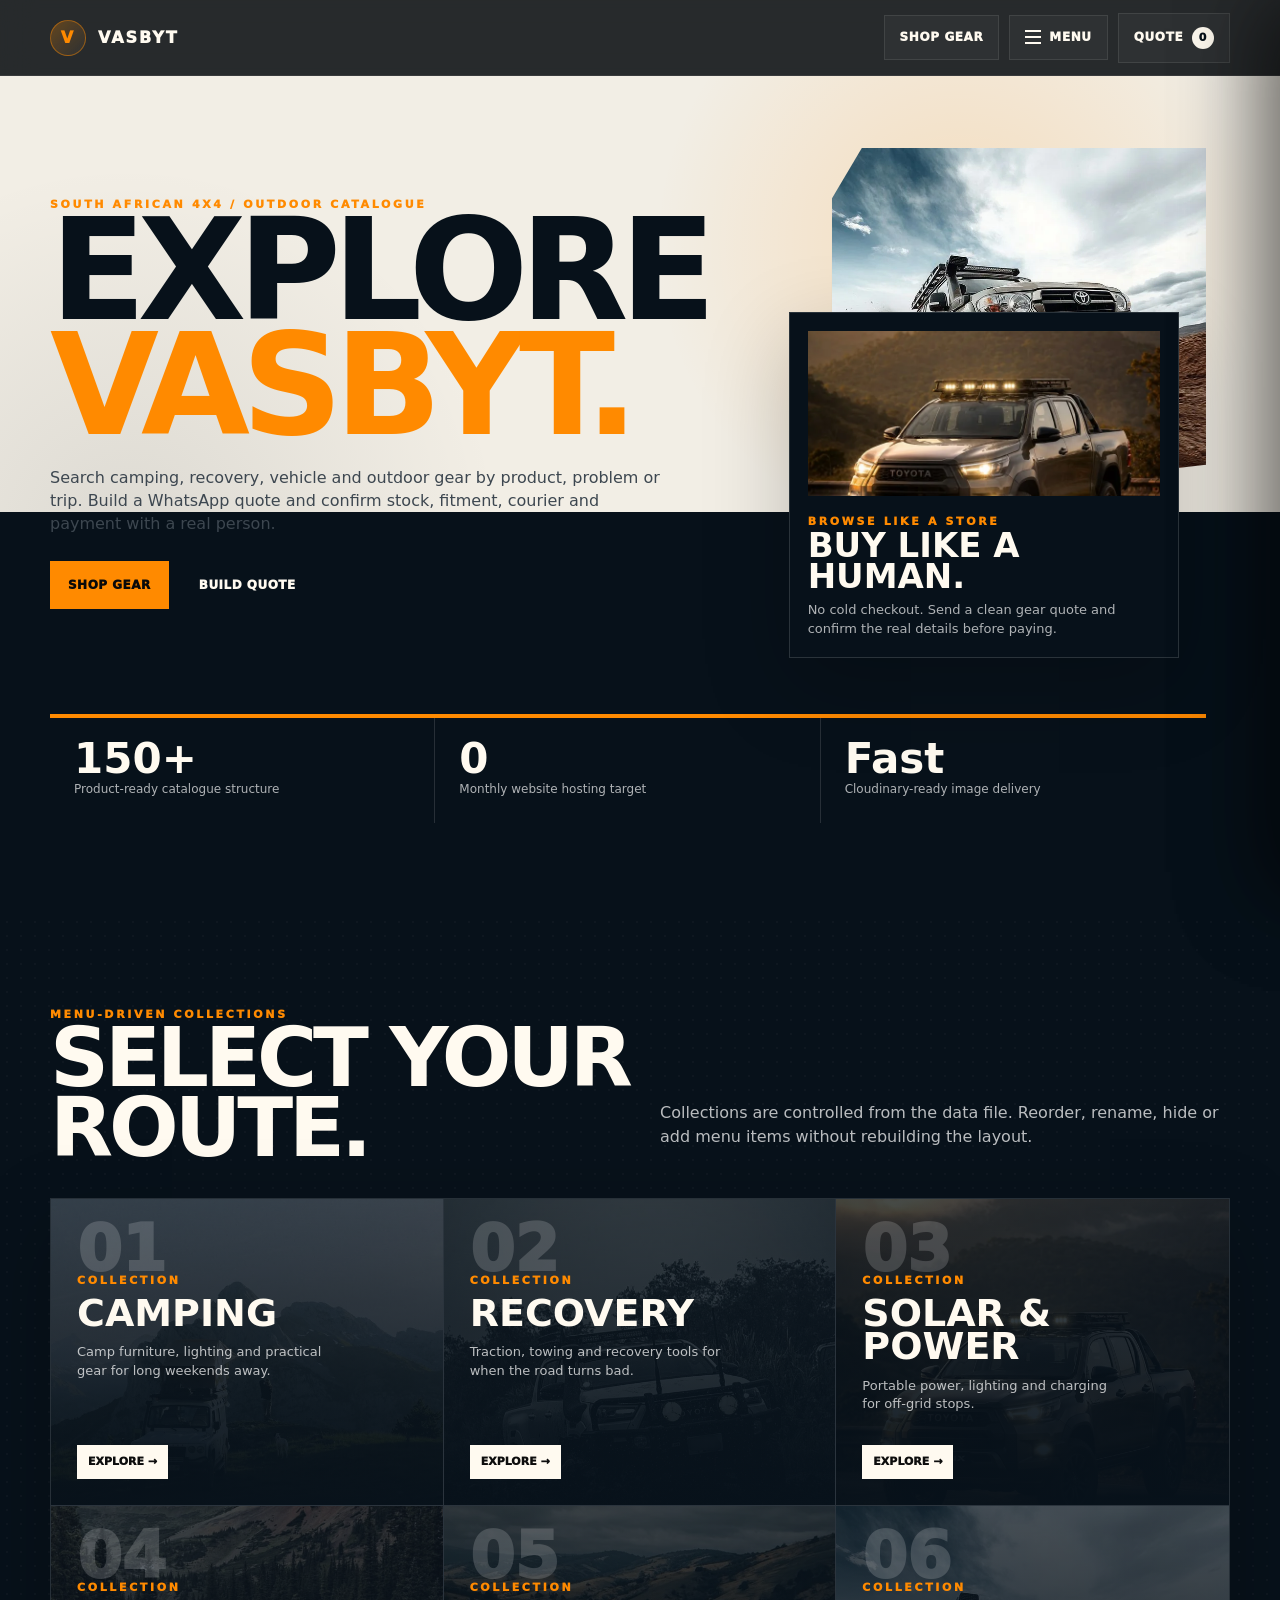
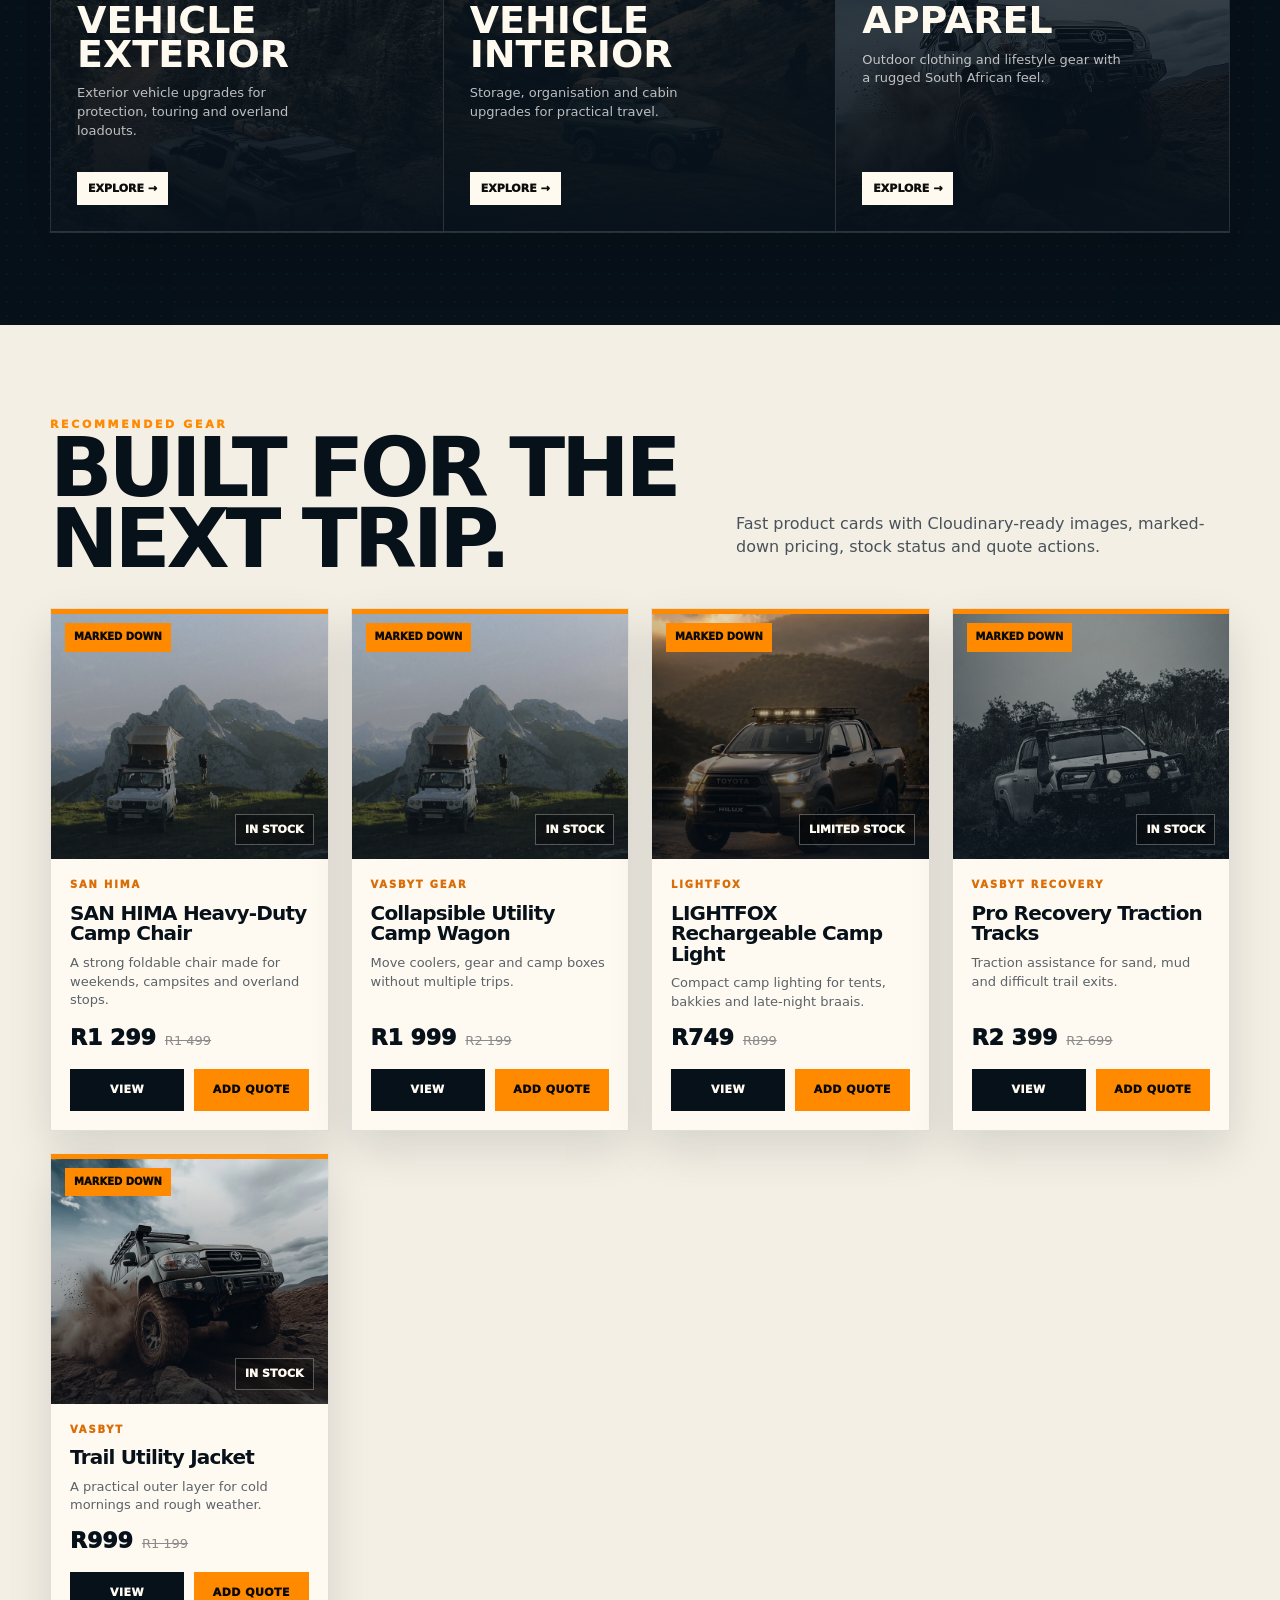
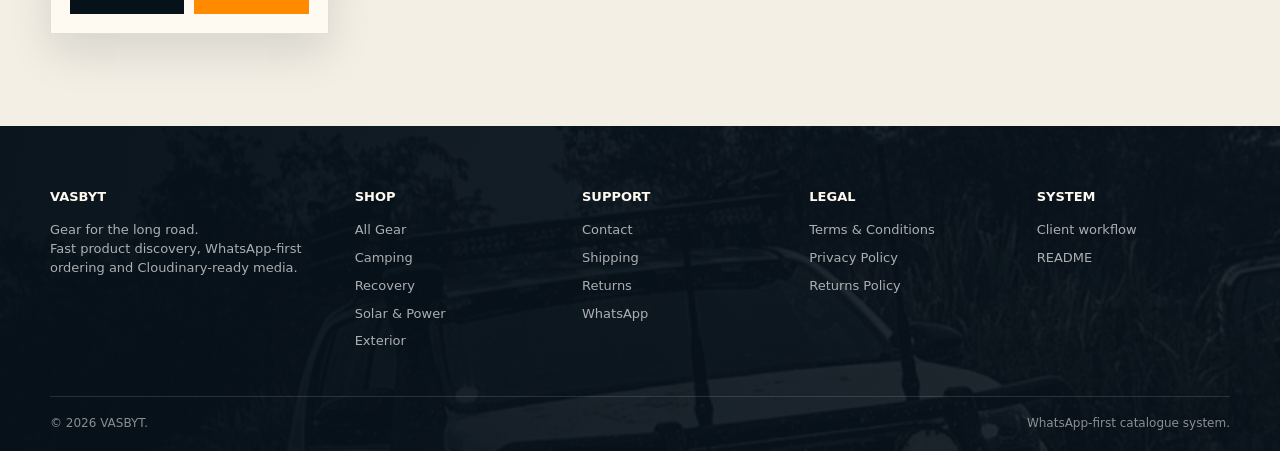
<file: index.html>
<!doctype html><html lang="en"><head><meta charset="utf-8"><meta name="viewport" content="width=device-width,initial-scale=1"><title>VASBYT | Gear for the long road</title><meta name="description" content="Premium WhatsApp-first 4x4 and outdoor product catalogue for VASBYT."><link rel="stylesheet" href="assets/css/styles.css"></head><body>
<header id="siteHeader" class="site-header"></header><div class="drawer-backdrop"></div><aside id="menuDrawer" class="drawer" aria-hidden="true"></aside><div class="quote-backdrop"></div><aside id="quoteDrawer" class="quote-drawer" aria-hidden="true"></aside>
<main class="page">
  <section class="hero">
    <div class="container hero-grid">
      <div class="reveal"><div class="eyebrow">South African 4x4 / outdoor catalogue</div><h1 class="mega">Explore <span class="accent">Vasbyt.</span></h1><p class="hero-copy">Search camping, recovery, vehicle and outdoor gear by product, problem or trip. Build a WhatsApp quote and confirm stock, fitment, courier and payment with a real person.</p><div class="hero-ctas"><a class="btn btn-orange" href="shop.html">Shop Gear</a><button class="btn" data-open-quote>Build Quote</button></div></div>
      <div class="hero-media reveal"><img class="hero-main-img" src="assets/img/hero-action.webp" alt="4x4 vehicle on dirt road"><div class="hero-card"><img src="assets/img/hero-gold.webp" alt="Bakkie with offroad lights"><div class="eyebrow">Browse like a store</div><h3>Buy like a human.</h3><p>No cold checkout. Send a clean gear quote and confirm the real details before paying.</p></div></div>
      <div class="stats reveal"><div class="stat"><strong>150+</strong><span>Product-ready catalogue structure</span></div><div class="stat"><strong>0</strong><span>Monthly website hosting target</span></div><div class="stat"><strong>Fast</strong><span>Cloudinary-ready image delivery</span></div></div>
    </div>
  </section>
  <section class="section dark-panel"><div class="container"><div class="section-head reveal"><div><div class="eyebrow">Menu-driven collections</div><h2 class="section-title">Select your route.</h2></div><p class="lead">Collections are controlled from the data file. Reorder, rename, hide or add menu items without rebuilding the layout.</p></div><div id="homeCollections" class="routes-grid stagger"></div></div></section>
  <section class="featured"><div class="container"><div class="section-head reveal"><div><div class="eyebrow">Recommended gear</div><h2 class="section-title">Built for the next trip.</h2></div><p class="paper-lead">Fast product cards with Cloudinary-ready images, marked-down pricing, stock status and quote actions.</p></div><div id="featuredProducts" class="product-grid stagger"></div></div></section>
</main><footer id="siteFooter" class="site-footer"></footer><script src="data/store-data.js"></script><script src="assets/js/app.js"></script></body></html>
</file>
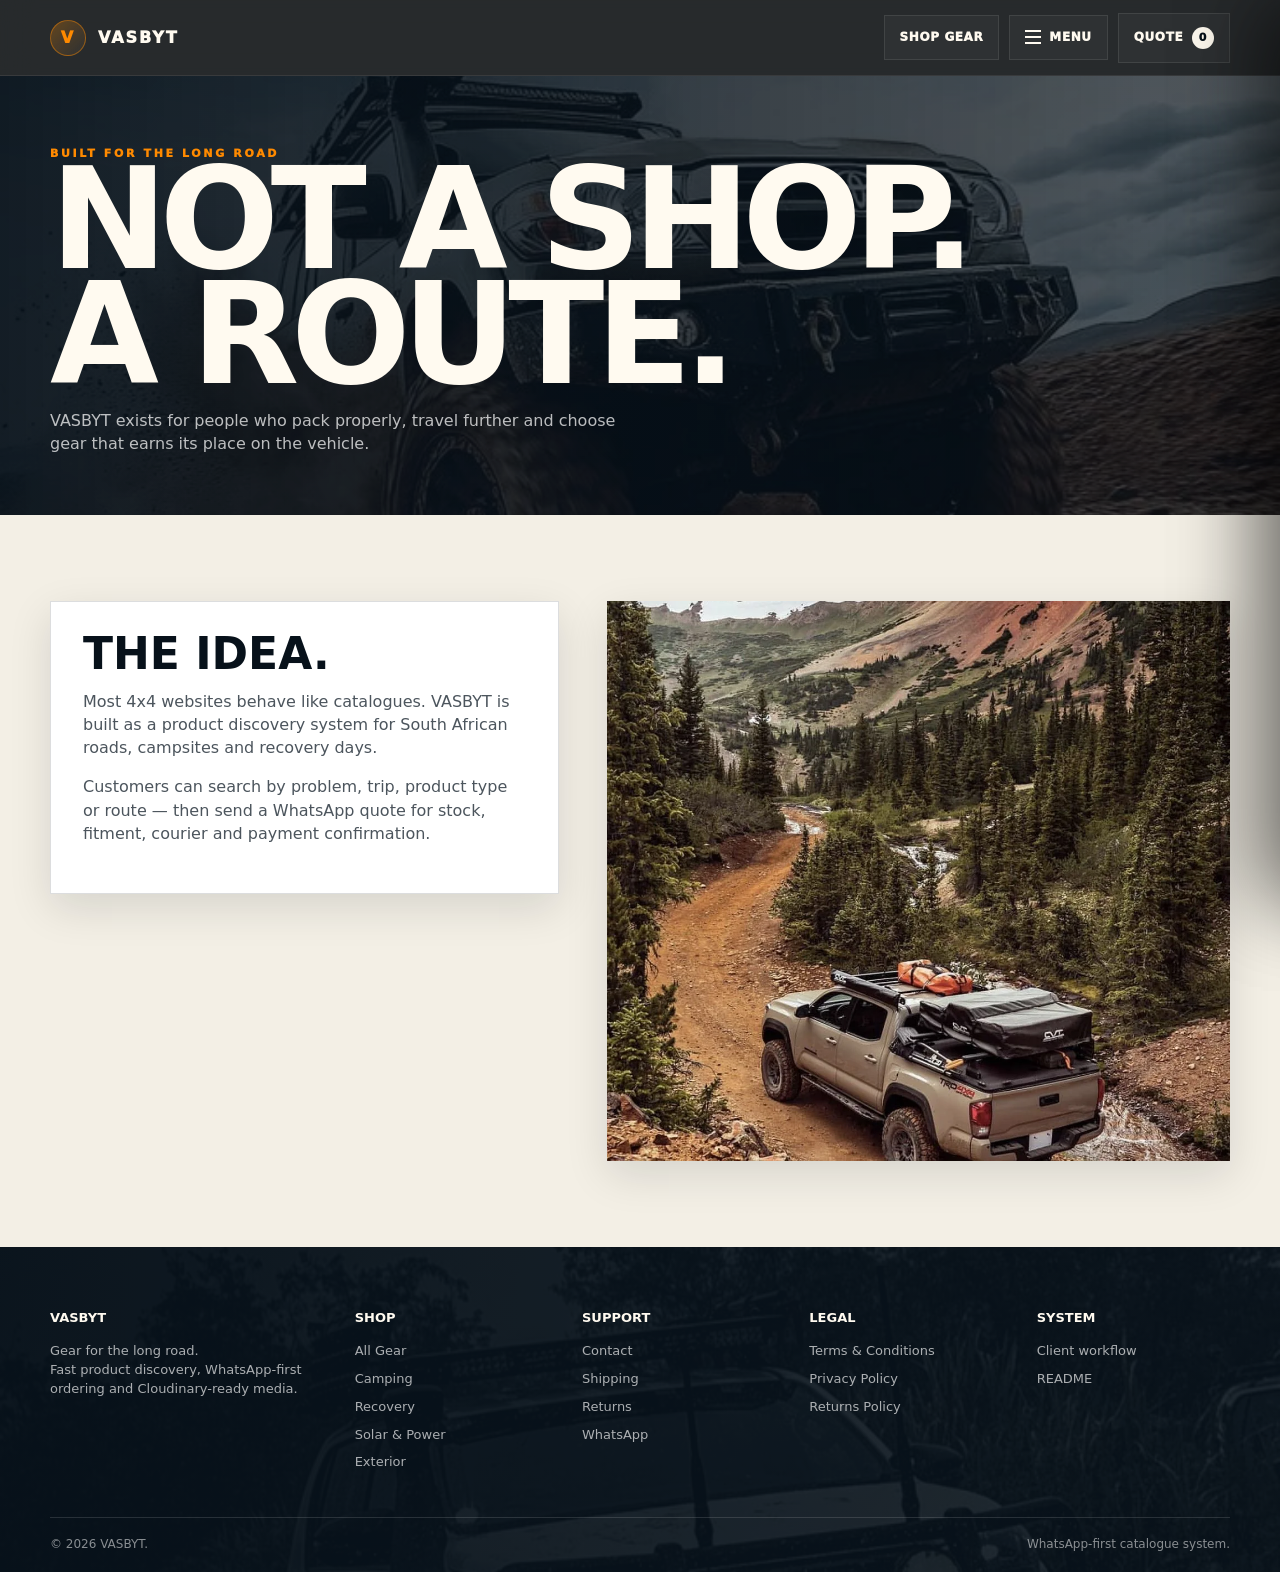
<file: about.html>
<!doctype html><html lang="en"><head><meta charset="utf-8"><meta name="viewport" content="width=device-width,initial-scale=1"><title>About | VASBYT</title><link rel="stylesheet" href="assets/css/styles.css"></head><body>
<header id="siteHeader" class="site-header"></header><div class="drawer-backdrop"></div><aside id="menuDrawer" class="drawer"></aside><div class="quote-backdrop"></div><aside id="quoteDrawer" class="quote-drawer"></aside>
<main class="page"><section class="shop-hero"><div class="container reveal"><div class="eyebrow">Built for the long road</div><h1 class="mega">Not a shop.<br>A route.</h1><p class="lead">VASBYT exists for people who pack properly, travel further and choose gear that earns its place on the vehicle.</p></div></section><section class="inner-page"><div class="container page-grid"><div class="content-card reveal"><h2>The idea.</h2><p>Most 4x4 websites behave like catalogues. VASBYT is built as a product discovery system for South African roads, campsites and recovery days.</p><p>Customers can search by problem, trip, product type or route — then send a WhatsApp quote for stock, fitment, courier and payment confirmation.</p></div><img class="reveal" src="assets/img/hero-trail.webp" alt="Overland vehicle on a trail" style="width:100%;height:560px;object-fit:cover;box-shadow:var(--shadow-soft)"></div></section></main><footer id="siteFooter" class="site-footer"></footer><script src="data/store-data.js"></script><script src="assets/js/app.js"></script></body></html>
</file>
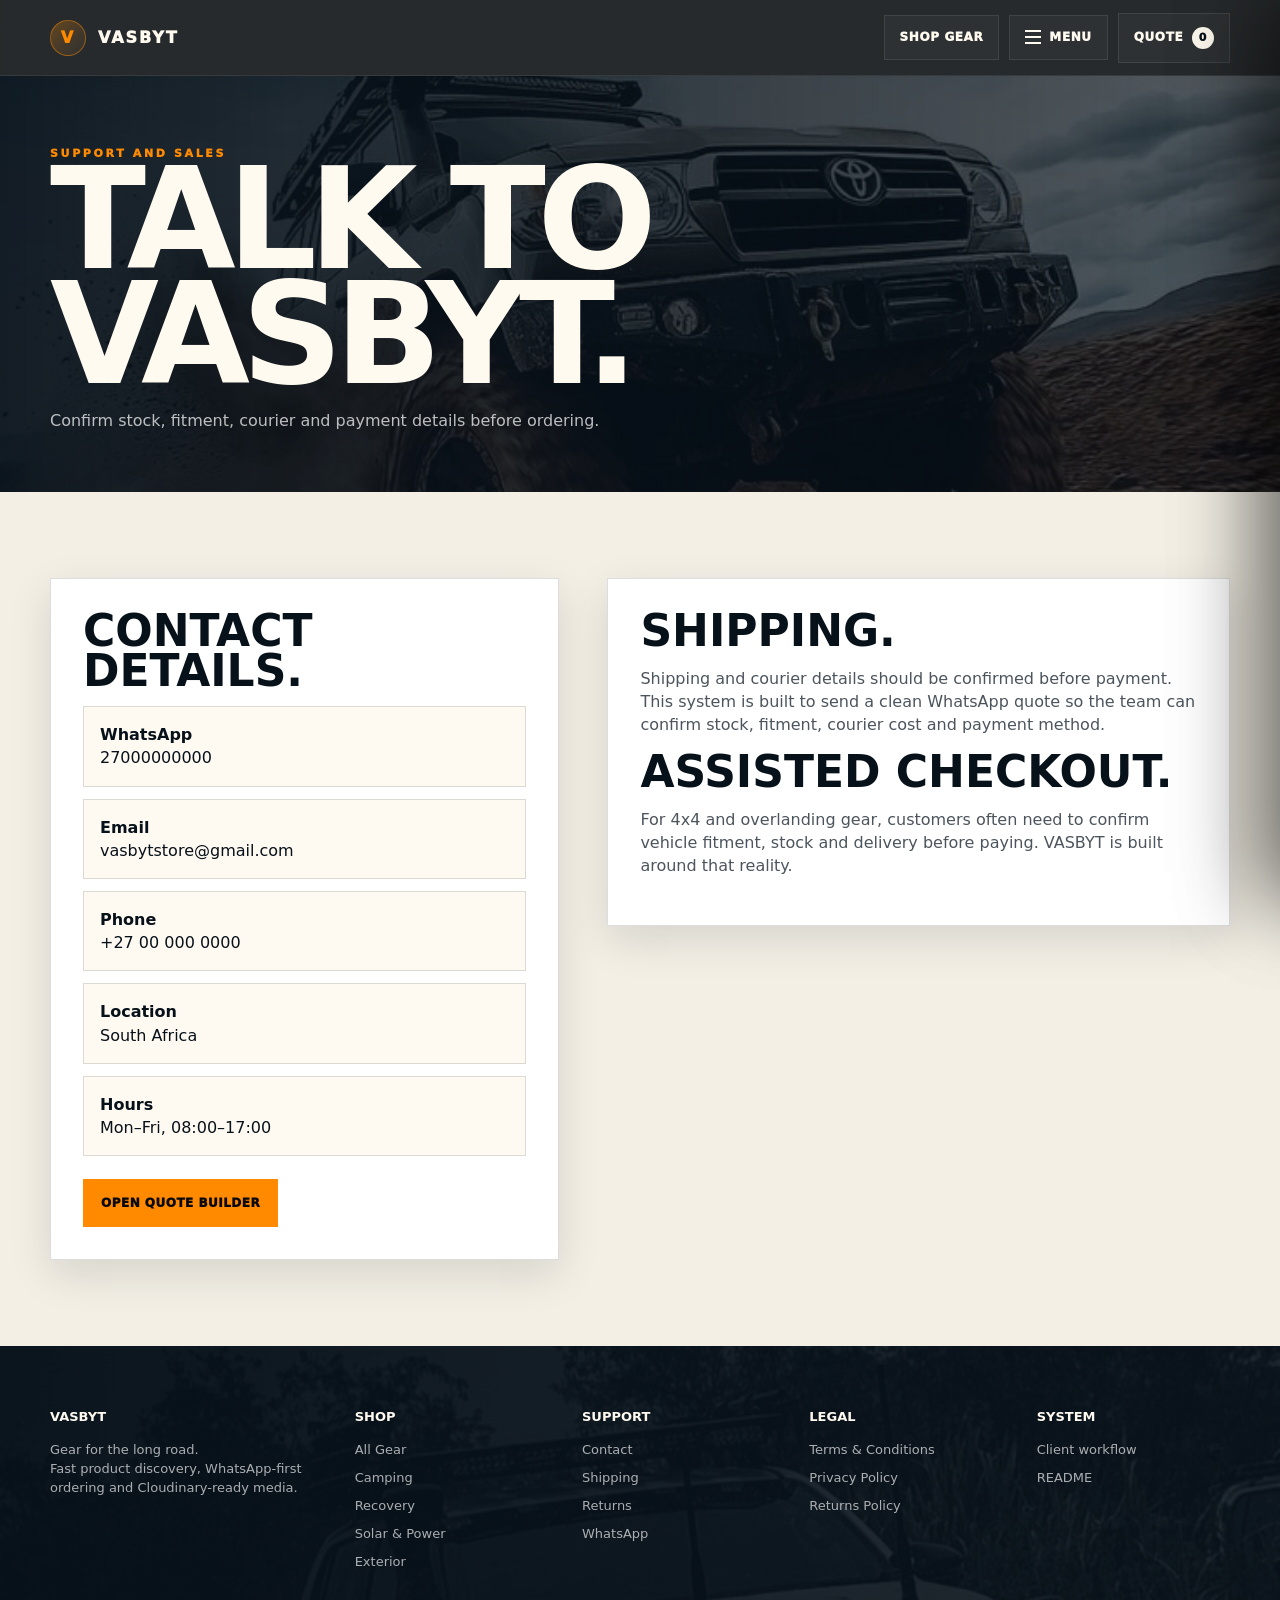
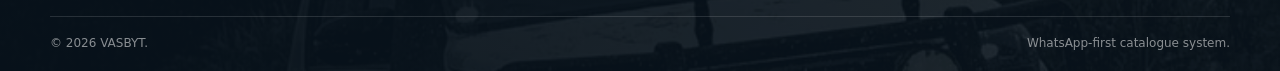
<file: contact.html>
<!doctype html><html lang="en"><head><meta charset="utf-8"><meta name="viewport" content="width=device-width,initial-scale=1"><title>Contact | VASBYT</title><link rel="stylesheet" href="assets/css/styles.css"></head><body>
<header id="siteHeader" class="site-header"></header><div class="drawer-backdrop"></div><aside id="menuDrawer" class="drawer"></aside><div class="quote-backdrop"></div><aside id="quoteDrawer" class="quote-drawer"></aside>
<main class="page"><section class="shop-hero"><div class="container reveal"><div class="eyebrow">Support and sales</div><h1 class="mega">Talk to<br>Vasbyt.</h1><p class="lead">Confirm stock, fitment, courier and payment details before ordering.</p></div></section><section class="inner-page"><div class="container page-grid"><div class="content-card reveal"><h2>Contact details.</h2><div class="contact-list"><div class="contact-row"><strong>WhatsApp</strong><br><span id="contactWhatsapp">Add number in STORE_CONFIG</span></div><div class="contact-row"><strong>Email</strong><br><span id="contactEmail">vasbytstore@gmail.com</span></div><div class="contact-row"><strong>Phone</strong><br><span id="contactPhone">+27 00 000 0000</span></div><div class="contact-row"><strong>Location</strong><br><span id="contactLocation">South Africa</span></div><div class="contact-row"><strong>Hours</strong><br><span id="contactHours">Mon–Fri</span></div></div><br><a class="btn btn-orange" href="#" data-open-quote>Open quote builder</a></div><div id="shipping" class="content-card reveal"><h2>Shipping.</h2><p>Shipping and courier details should be confirmed before payment. This system is built to send a clean WhatsApp quote so the team can confirm stock, fitment, courier cost and payment method.</p><h2>Assisted checkout.</h2><p>For 4x4 and overlanding gear, customers often need to confirm vehicle fitment, stock and delivery before paying. VASBYT is built around that reality.</p></div></div></section></main><footer id="siteFooter" class="site-footer"></footer><script src="data/store-data.js"></script><script src="assets/js/app.js"></script><script>document.addEventListener('DOMContentLoaded',()=>{const c=window.STORE_CONFIG||{};document.getElementById('contactWhatsapp').textContent=c.whatsappNumber||'';document.getElementById('contactEmail').textContent=c.email||'';document.getElementById('contactPhone').textContent=c.phone||'';document.getElementById('contactLocation').textContent=c.location||'';document.getElementById('contactHours').textContent=c.hours||'';});</script></body></html>
</file>
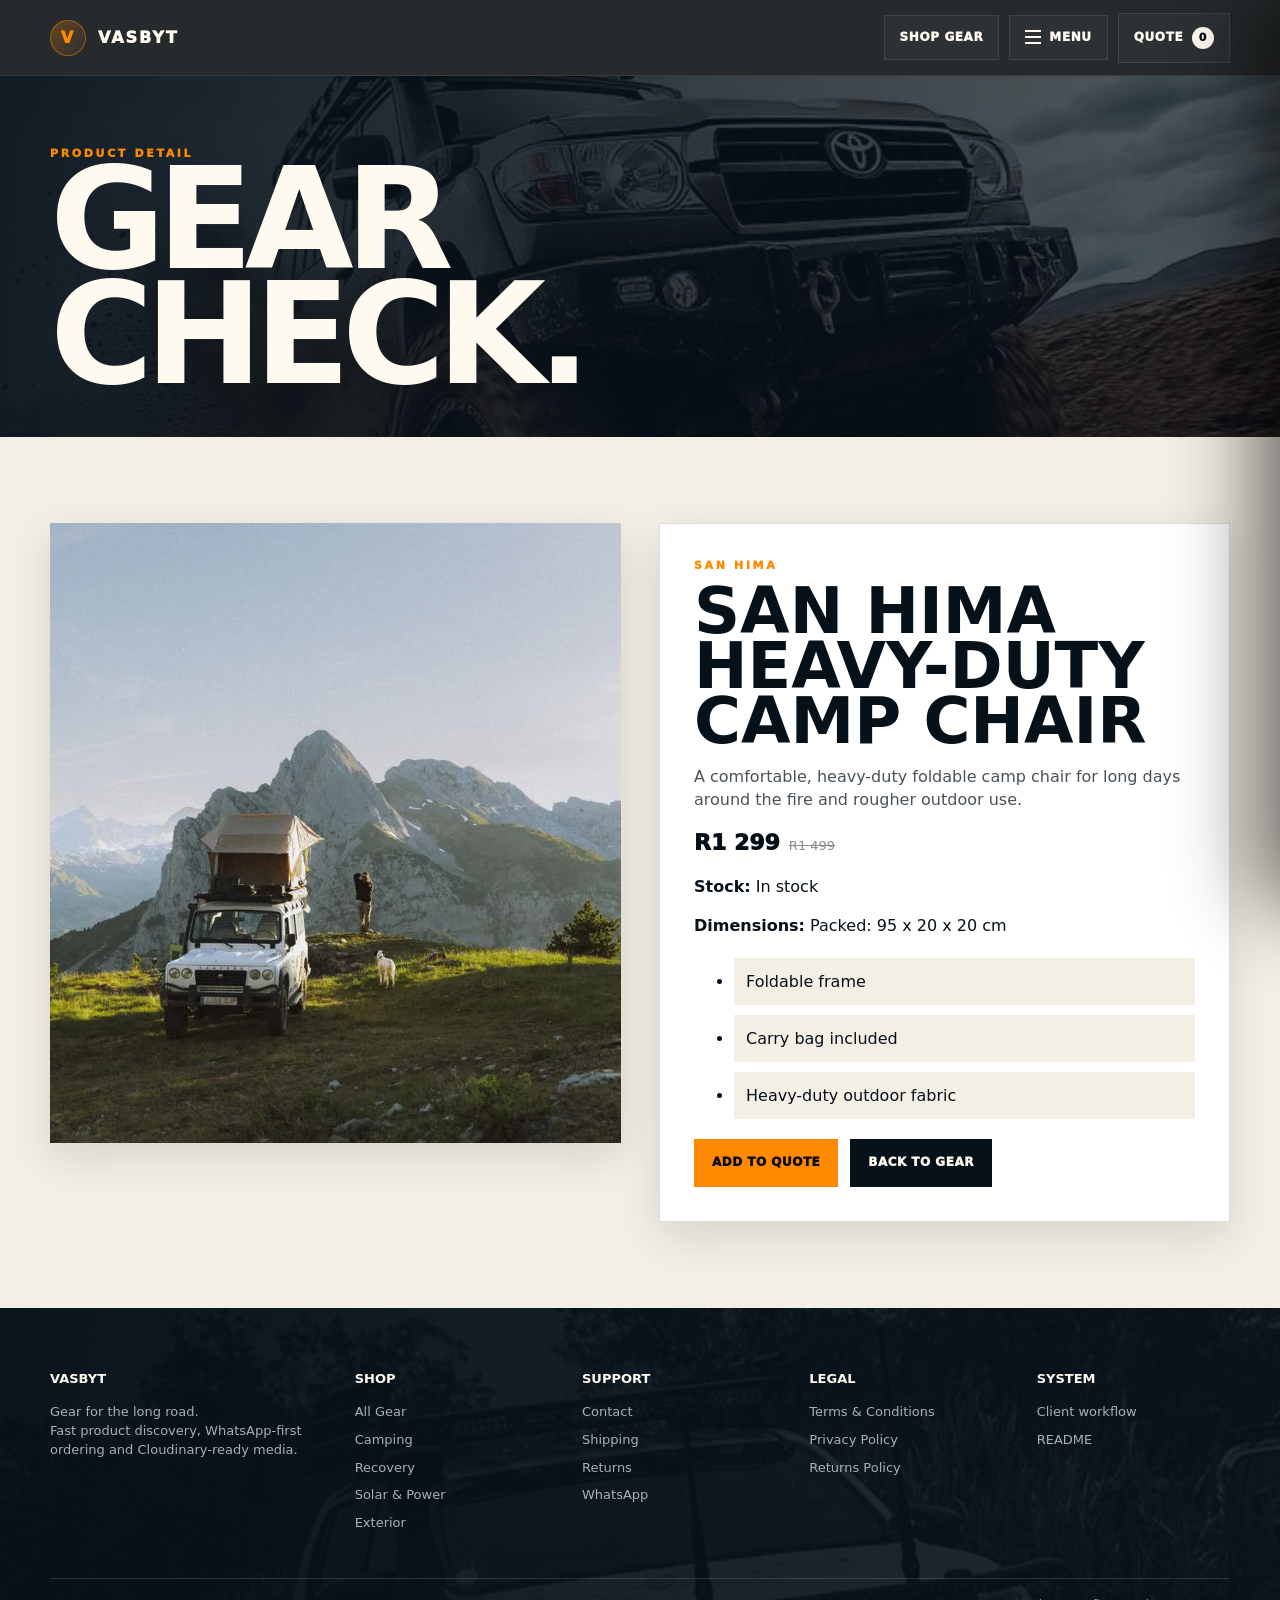
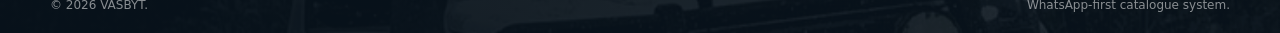
<file: product.html>
<!doctype html><html lang="en"><head><meta charset="utf-8"><meta name="viewport" content="width=device-width,initial-scale=1"><title>Product | VASBYT</title><link rel="stylesheet" href="assets/css/styles.css"></head><body>
<header id="siteHeader" class="site-header"></header><div class="drawer-backdrop"></div><aside id="menuDrawer" class="drawer"></aside><div class="quote-backdrop"></div><aside id="quoteDrawer" class="quote-drawer"></aside>
<main class="page"><section class="shop-hero"><div class="container"><div class="eyebrow">Product detail</div><h1 class="mega">Gear<br>Check.</h1></div></section><section class="inner-page"><div id="productDetail" class="container product-detail"></div></section></main><footer id="siteFooter" class="site-footer"></footer><script src="data/store-data.js"></script><script src="assets/js/app.js"></script></body></html>
</file>
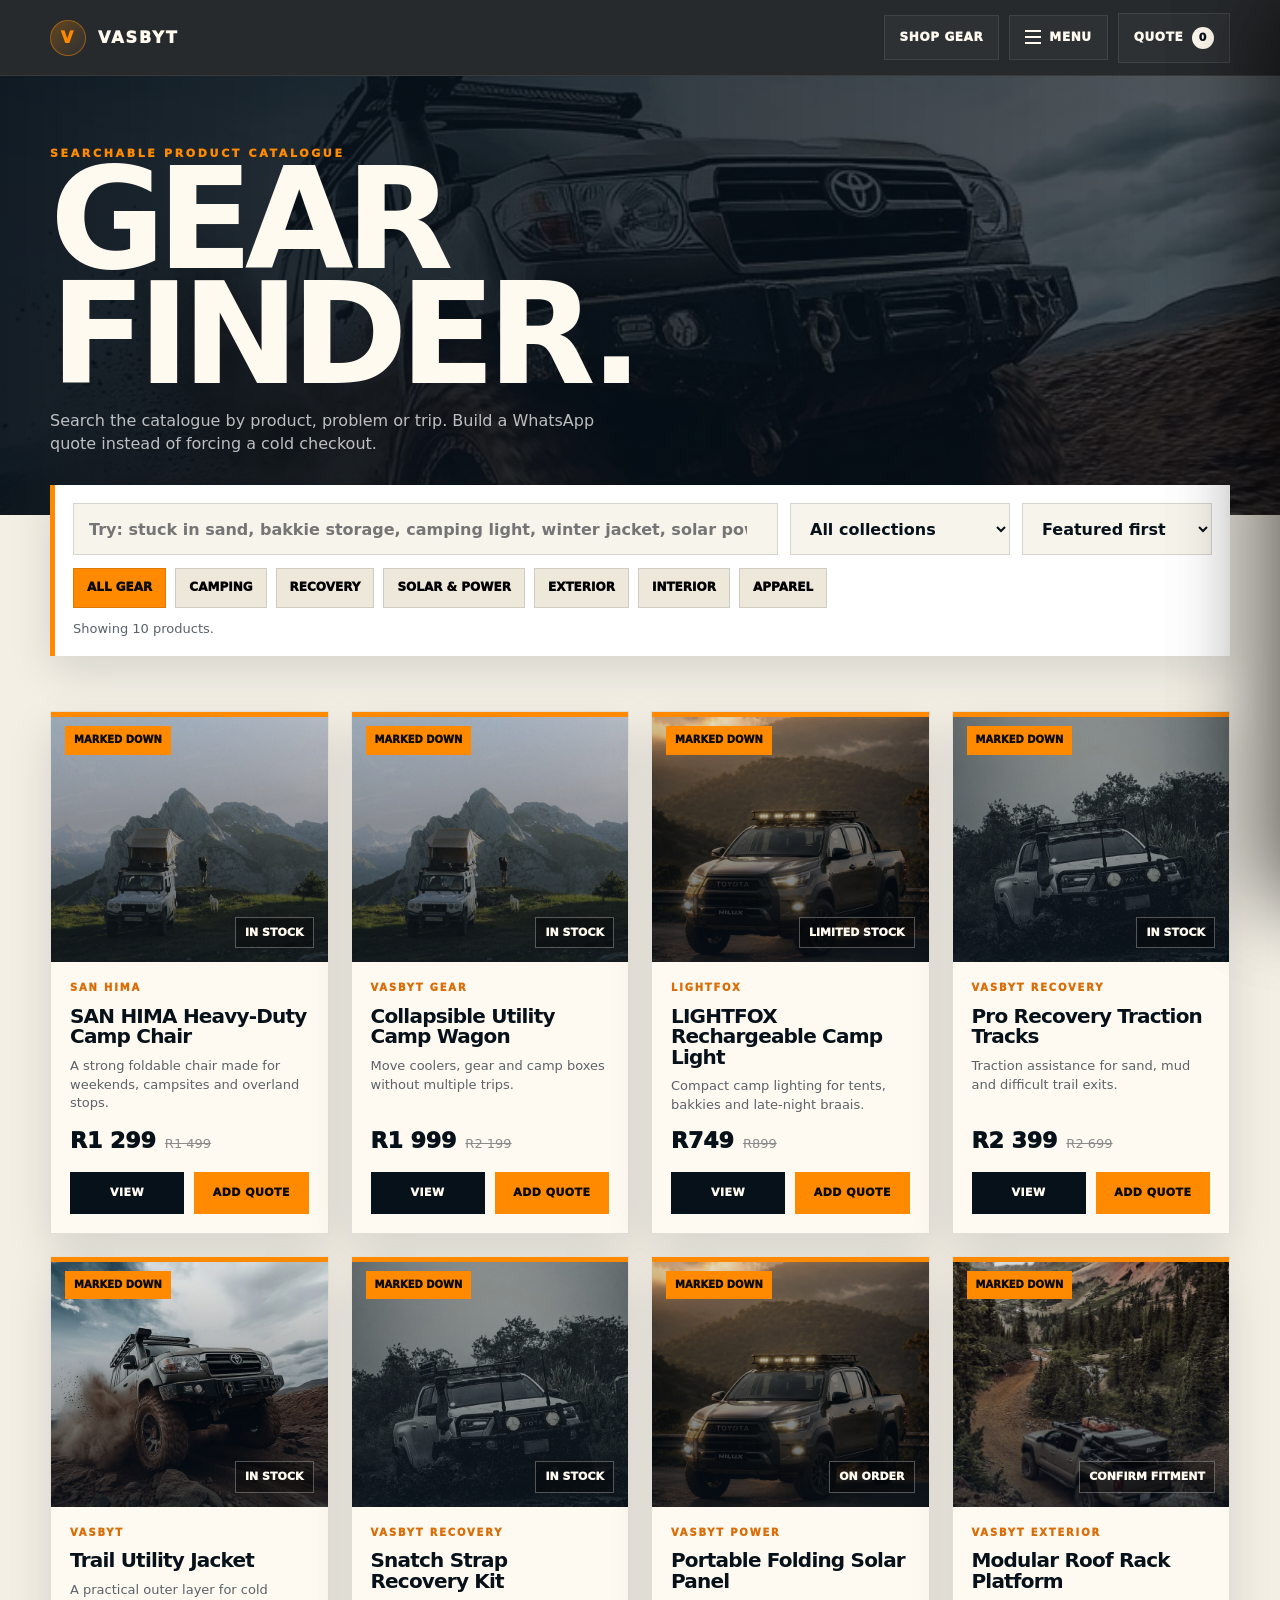
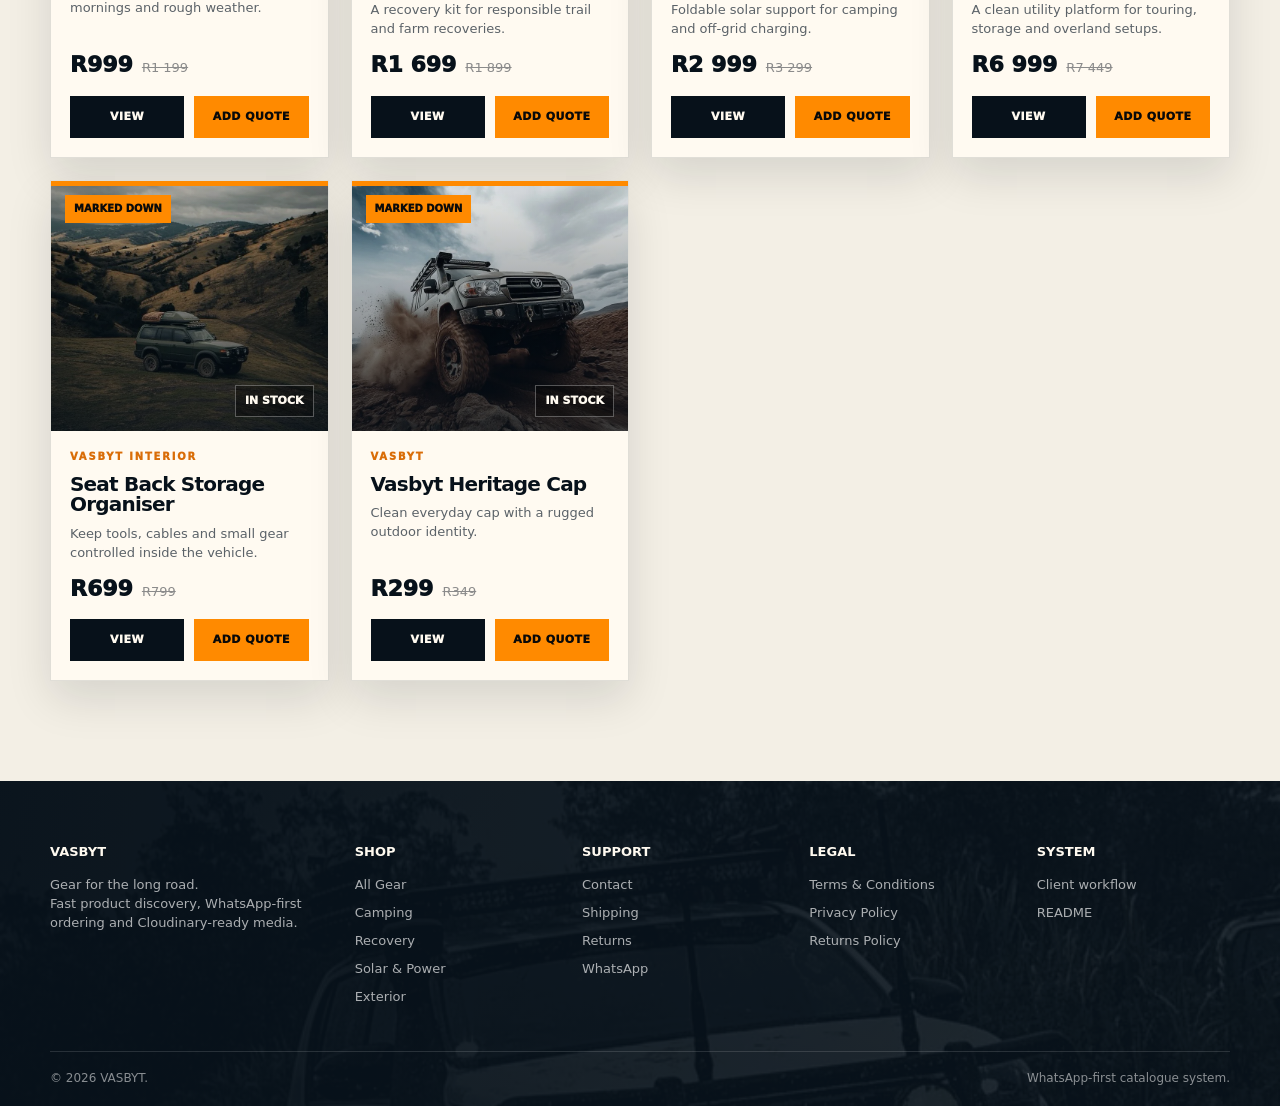
<file: shop.html>
<!doctype html><html lang="en"><head><meta charset="utf-8"><meta name="viewport" content="width=device-width,initial-scale=1"><title>Gear Finder | VASBYT</title><meta name="description" content="Search VASBYT 4x4, camping, recovery and outdoor gear by product, problem or route."><link rel="stylesheet" href="assets/css/styles.css"></head><body>
<header id="siteHeader" class="site-header"></header><div class="drawer-backdrop"></div><aside id="menuDrawer" class="drawer"></aside><div class="quote-backdrop"></div><aside id="quoteDrawer" class="quote-drawer"></aside>
<main class="page"><section class="shop-hero"><div class="container reveal"><div class="eyebrow">Searchable product catalogue</div><h1 class="mega">Gear<br>Finder.</h1><p class="lead">Search the catalogue by product, problem or trip. Build a WhatsApp quote instead of forcing a cold checkout.</p></div></section>
<section class="container finder reveal"><div class="finder-grid"><input id="searchInput" type="search" placeholder="Try: stuck in sand, bakkie storage, camping light, winter jacket, solar power..."><select id="collectionSelect"></select><select id="sortSelect"><option value="featured">Featured first</option><option value="price-low">Price low to high</option><option value="price-high">Price high to low</option></select></div><div id="collectionChips" class="chips"></div><div id="resultsNote" class="results-note"></div></section>
<section class="shop-products"><div class="container"><div id="productGrid" class="product-grid stagger"></div></div></section></main><footer id="siteFooter" class="site-footer"></footer><script src="data/store-data.js"></script><script src="assets/js/app.js"></script></body></html>
</file>
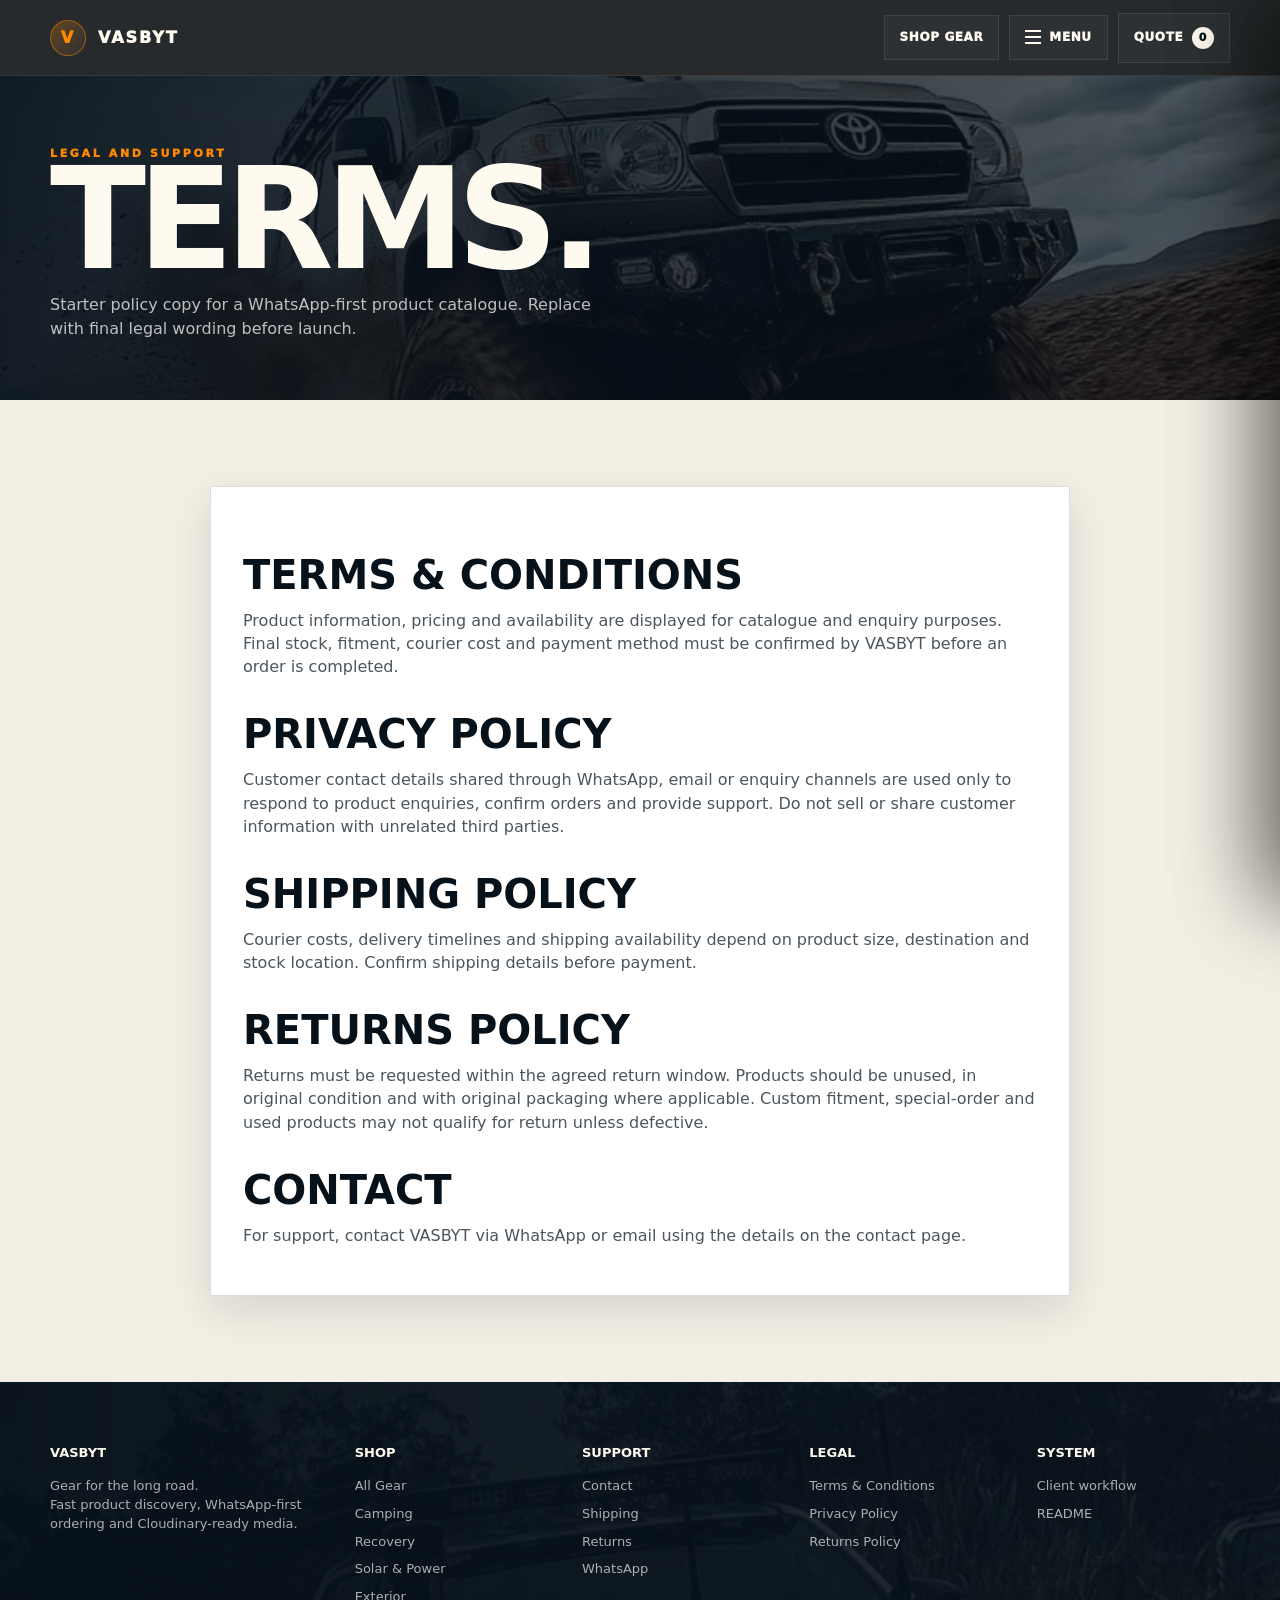
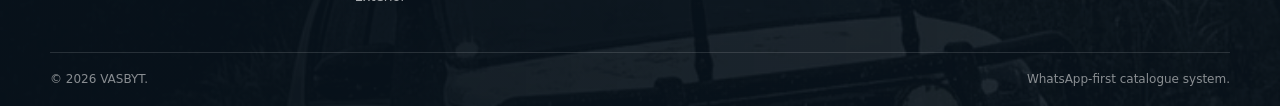
<file: terms.html>
<!doctype html><html lang="en"><head><meta charset="utf-8"><meta name="viewport" content="width=device-width,initial-scale=1"><title>Terms & Conditions | VASBYT</title><link rel="stylesheet" href="assets/css/styles.css"></head><body>
<header id="siteHeader" class="site-header"></header><div class="drawer-backdrop"></div><aside id="menuDrawer" class="drawer"></aside><div class="quote-backdrop"></div><aside id="quoteDrawer" class="quote-drawer"></aside>
<main class="page"><section class="shop-hero"><div class="container reveal"><div class="eyebrow">Legal and support</div><h1 class="mega">Terms.</h1><p class="lead">Starter policy copy for a WhatsApp-first product catalogue. Replace with final legal wording before launch.</p></div></section><section class="inner-page"><div class="container terms-wrap content-card reveal"><h2>Terms & Conditions</h2><p>Product information, pricing and availability are displayed for catalogue and enquiry purposes. Final stock, fitment, courier cost and payment method must be confirmed by VASBYT before an order is completed.</p><h2 id="privacy">Privacy Policy</h2><p>Customer contact details shared through WhatsApp, email or enquiry channels are used only to respond to product enquiries, confirm orders and provide support. Do not sell or share customer information with unrelated third parties.</p><h2 id="shipping">Shipping Policy</h2><p>Courier costs, delivery timelines and shipping availability depend on product size, destination and stock location. Confirm shipping details before payment.</p><h2 id="returns">Returns Policy</h2><p>Returns must be requested within the agreed return window. Products should be unused, in original condition and with original packaging where applicable. Custom fitment, special-order and used products may not qualify for return unless defective.</p><h2>Contact</h2><p>For support, contact VASBYT via WhatsApp or email using the details on the contact page.</p></div></section></main><footer id="siteFooter" class="site-footer"></footer><script src="data/store-data.js"></script><script src="assets/js/app.js"></script></body></html>
</file>
<file: assets/css/styles.css>
:root{
  --ink:#07111a; --ink-2:#0b1620; --ink-3:#101c26;
  --paper:#f3efe5; --paper-2:#e9e1d2; --white:#fffaf0;
  --orange:#ff8a00; --orange-2:#d96d08; --sand:#c7b89b;
  --muted:#5f6870; --line:rgba(7,17,26,.14); --line-dark:rgba(255,255,255,.13);
  --shadow:0 28px 80px rgba(0,0,0,.22); --shadow-soft:0 14px 40px rgba(7,17,26,.12);
  --max:1180px; --header:76px;
  --condensed:'Arial Narrow','Roboto Condensed','Impact',system-ui,sans-serif;
  --sans:Inter,ui-sans-serif,system-ui,-apple-system,BlinkMacSystemFont,'Segoe UI',sans-serif;
}
*{box-sizing:border-box} html{scroll-behavior:smooth} body{margin:0;background:var(--paper);color:var(--ink);font-family:var(--sans);line-height:1.45;overflow-x:hidden} a{color:inherit;text-decoration:none} button,input,select,textarea{font:inherit} img{max-width:100%;display:block}.container{width:min(var(--max),calc(100% - 40px));margin:auto}.eyebrow{font-size:11px;text-transform:uppercase;letter-spacing:.24em;color:var(--orange);font-weight:950}.mega{font-family:var(--condensed);font-size:clamp(58px,11vw,148px);line-height:.82;letter-spacing:-.06em;text-transform:uppercase;margin:0}.section-title{font-family:var(--condensed);font-size:clamp(42px,7vw,82px);line-height:.86;letter-spacing:-.05em;text-transform:uppercase;margin:0}.lead{font-size:16px;color:rgba(255,255,255,.72);max-width:570px}.paper-lead{color:#49525a;max-width:560px}.btn{border:0;cursor:pointer;display:inline-flex;align-items:center;justify-content:center;gap:10px;padding:14px 18px;background:var(--ink);color:var(--white);font-weight:950;text-transform:uppercase;font-size:12px;letter-spacing:.04em;transition:.25s ease;min-height:48px}.btn:hover{transform:translateY(-2px);box-shadow:var(--shadow-soft)}.btn-orange{background:var(--orange);color:#090909}.btn-ghost{background:transparent;border:1px solid var(--line-dark);color:var(--white)}.btn-paper{background:var(--white);color:var(--ink)}.pill{border:1px solid var(--line);background:rgba(255,255,255,.7);padding:9px 12px;font-size:12px;font-weight:950;text-transform:uppercase}.site-header{height:var(--header);position:fixed;top:0;left:0;right:0;z-index:1000;background:rgba(5,10,13,.86);backdrop-filter:blur(16px);border-bottom:1px solid rgba(255,255,255,.08);transition:.3s ease}.site-header.is-scrolled{box-shadow:0 18px 42px rgba(0,0,0,.28);height:66px}.nav{height:100%;display:flex;align-items:center;justify-content:space-between;gap:18px}.brand{display:flex;align-items:center;gap:12px;color:var(--white);font-weight:950;letter-spacing:.12em;text-transform:uppercase}.mark{width:36px;height:36px;border-radius:50%;display:grid;place-items:center;background:linear-gradient(135deg,rgba(255,138,0,.28),rgba(255,255,255,.03));border:1px solid rgba(255,138,0,.45);color:var(--orange);font-weight:950}.nav-actions{display:flex;align-items:center;gap:10px}.nav-link{color:var(--white);font-size:12px;font-weight:950;text-transform:uppercase;letter-spacing:.05em;padding:13px 15px;border:1px solid rgba(255,255,255,.09);background:rgba(255,255,255,.03)}.icon-lines{display:grid;gap:4px}.icon-lines span{width:16px;height:2px;background:currentColor}.count{display:inline-grid;place-items:center;min-width:22px;height:22px;border-radius:999px;background:var(--white);color:var(--ink);font-size:11px;margin-left:4px}.page{padding-top:var(--header)}
.hero{position:relative;background:linear-gradient(180deg,#f2eee5 0 52%,var(--ink) 52% 100%);min-height:780px;padding:72px 0 92px;overflow:hidden}.hero:before{content:"";position:absolute;inset:0;background:radial-gradient(circle at 75% 20%,rgba(255,138,0,.18),transparent 26%),radial-gradient(circle at 10% 55%,rgba(7,17,26,.09),transparent 30%);pointer-events:none}.hero-grid{position:relative;display:grid;grid-template-columns:1.05fr .95fr;align-items:center;gap:42px}.hero h1{color:var(--ink)}.hero h1 .accent{color:var(--orange);display:block}.hero-copy{color:#3d4750;max-width:620px;margin:22px 0 26px}.hero-ctas{display:flex;gap:12px;flex-wrap:wrap}.hero-media{position:relative;min-height:510px}.hero-main-img{position:absolute;right:0;top:0;width:82%;height:360px;object-fit:cover;box-shadow:var(--shadow);clip-path:polygon(8% 0,100% 0,100% 88%,0 100%,0 14%)}.hero-card{position:absolute;right:6%;bottom:0;width:min(390px,88%);background:var(--ink);color:var(--white);border:1px solid rgba(255,255,255,.14);box-shadow:var(--shadow);padding:18px}.hero-card img{height:165px;width:100%;object-fit:cover;margin-bottom:18px}.hero-card h3{font-family:var(--condensed);font-size:34px;line-height:.9;margin:0 0 10px;text-transform:uppercase}.hero-card p{margin:0;color:rgba(255,255,255,.68);font-size:13px}.stats{grid-column:1/-1;display:grid;grid-template-columns:repeat(3,1fr);background:var(--ink);color:var(--white);border-top:4px solid var(--orange);margin-top:14px}.stat{padding:24px;border-right:1px solid var(--line-dark)}.stat:last-child{border-right:0}.stat strong{display:block;font-family:var(--condensed);font-size:42px;line-height:.8}.stat span{font-size:12px;color:rgba(255,255,255,.68)}
.section{padding:92px 0}.dark-panel{background:var(--ink);color:var(--white);position:relative;overflow:hidden}.dark-panel:before{content:"";position:absolute;inset:0;background-image:radial-gradient(rgba(255,255,255,.06) 1px,transparent 1px);background-size:14px 14px;opacity:.45}.section-head{position:relative;display:flex;justify-content:space-between;align-items:end;gap:28px;margin-bottom:34px}.section-head>*{position:relative}.routes-grid{position:relative;display:grid;grid-template-columns:repeat(3,1fr);border:1px solid var(--line-dark);box-shadow:var(--shadow)}.route-card{position:relative;min-height:250px;padding:26px;overflow:hidden;border-right:1px solid var(--line-dark);border-bottom:1px solid var(--line-dark);background:var(--ink-2);color:var(--white)}.route-card:nth-child(3n){border-right:0}.route-card img{position:absolute;inset:0;width:100%;height:100%;object-fit:cover;opacity:.34;filter:saturate(.8)}.route-card:after{content:"";position:absolute;inset:0;background:linear-gradient(180deg,rgba(7,17,26,.25),rgba(7,17,26,.94))}.route-card:hover img{transform:scale(1.08);opacity:.52}.route-card img,.product-media img{transition:transform .7s ease, opacity .45s ease}.route-body{position:relative;z-index:1;height:100%;display:flex;flex-direction:column;justify-content:space-between}.route-no{font-family:var(--condensed);font-size:64px;line-height:.75;color:rgba(255,255,255,.17);font-weight:950}.route-card h3{font-family:var(--condensed);font-size:38px;text-transform:uppercase;line-height:.88;margin:8px 0}.route-card p{font-size:13px;color:rgba(255,255,255,.72);max-width:260px}.route-action{margin-top:18px;color:#0d0d0d;background:var(--white);display:inline-flex;width:max-content;padding:9px 11px;font-size:11px;text-transform:uppercase;font-weight:950}.route-card:hover .route-action{background:var(--orange)}
.featured{padding:92px 0;background:var(--paper)}.product-grid{display:grid;grid-template-columns:repeat(4,1fr);gap:22px}.product-card{background:#fffaf1;border:1px solid rgba(7,17,26,.12);box-shadow:0 18px 42px rgba(7,17,26,.12);display:flex;flex-direction:column;min-height:100%;position:relative;overflow:hidden;transition:.25s ease}.product-card:hover{transform:translateY(-7px);box-shadow:0 28px 68px rgba(7,17,26,.18)}.product-card:before{content:"";position:absolute;top:0;left:0;right:0;height:5px;background:var(--orange);z-index:2}.product-media{position:relative;height:250px;overflow:hidden;background:var(--ink)}.product-media img{width:100%;height:100%;object-fit:cover;filter:saturate(.85) contrast(1.03)}.product-card:hover .product-media img{transform:scale(1.08)}.product-media:after{content:"";position:absolute;inset:0;background:linear-gradient(180deg,rgba(7,17,26,.08),rgba(7,17,26,.72))}.badge{position:absolute;top:14px;left:14px;z-index:1;background:var(--orange);color:#0b0b0b;padding:7px 9px;font-size:10px;font-weight:950;text-transform:uppercase}.stock{position:absolute;right:14px;bottom:14px;z-index:1;color:var(--white);font-size:11px;font-weight:950;text-transform:uppercase;border:1px solid rgba(255,255,255,.3);background:rgba(0,0,0,.35);padding:7px 9px}.product-body{padding:19px;display:flex;flex-direction:column;gap:10px;flex:1}.meta{font-size:10px;text-transform:uppercase;letter-spacing:.18em;color:var(--orange-2);font-weight:950}.product-card h3{margin:0;font-size:20px;line-height:1.02;letter-spacing:-.04em}.product-card p{margin:0;color:#5b6268;font-size:13px}.price-row{margin-top:auto;display:flex;align-items:baseline;gap:9px}.price{font-weight:950;font-size:22px}.was{color:#8b8b8b;text-decoration:line-through;font-size:13px}.card-actions{display:grid;grid-template-columns:1fr 1fr;gap:10px;margin-top:5px}.card-actions .btn{min-height:42px;padding:10px;font-size:11px}.card-actions .btn:first-child{background:var(--ink);color:var(--white)}
.shop-hero{background:var(--ink);color:var(--white);padding:70px 0 44px;position:relative;overflow:hidden}.shop-hero:before{content:"";position:absolute;inset:0;background:linear-gradient(90deg,rgba(7,17,26,.94),rgba(7,17,26,.65)),url('../img/hero-action.webp') center/cover;opacity:.9}.shop-hero .container{position:relative}.finder{background:#fff;border-left:5px solid var(--orange);box-shadow:var(--shadow-soft);padding:18px;margin-top:-30px;position:relative;z-index:2}.finder-grid{display:grid;grid-template-columns:1fr 220px 190px;gap:12px}.finder input,.finder select{height:52px;border:1px solid rgba(7,17,26,.14);background:#f7f4ec;padding:0 15px;font-weight:800;color:var(--ink);outline:none}.chips{display:flex;gap:9px;flex-wrap:wrap;margin-top:13px}.chip{border:1px solid rgba(7,17,26,.13);background:#eee8db;padding:10px 13px;cursor:pointer;font-size:12px;font-weight:950;text-transform:uppercase}.chip.active,.chip:hover{background:var(--orange);color:#090909}.results-note{font-size:13px;margin-top:12px;color:#59616a}.shop-products{padding:55px 0 100px}.empty-state{padding:50px;border:1px solid var(--line);background:#fff;color:#303840}
.drawer-backdrop,.quote-backdrop{position:fixed;inset:0;background:rgba(0,0,0,.58);opacity:0;pointer-events:none;transition:.25s ease;z-index:1400}.drawer,.quote-drawer{position:fixed;top:0;right:0;height:100dvh;background:var(--ink);color:var(--white);z-index:1500;transform:translateX(102%);transition:.35s cubic-bezier(.2,.8,.2,1);box-shadow:-30px 0 80px rgba(0,0,0,.35);overflow:auto}.drawer{width:min(620px,100%);padding:34px}.quote-drawer{width:min(560px,100%);padding:34px}.drawer-open .drawer,.quote-open .quote-drawer{transform:none}.drawer-open .drawer-backdrop,.quote-open .quote-backdrop{opacity:1;pointer-events:auto}.drawer-top,.quote-top{display:flex;align-items:flex-start;justify-content:space-between;gap:20px;margin-bottom:28px}.close-btn{width:52px;height:52px;border:1px solid var(--line-dark);background:transparent;color:var(--white);font-size:30px;cursor:pointer}.drawer h2,.quote-drawer h2{font-family:var(--condensed);font-size:64px;line-height:.82;text-transform:uppercase;margin:0}.drawer-routes{display:grid;gap:12px}.drawer-route{display:grid;grid-template-columns:110px 1fr;gap:14px;align-items:center;border:1px solid var(--line-dark);padding:10px;background:rgba(255,255,255,.04)}.drawer-route img{width:110px;height:82px;object-fit:cover}.drawer-route h3{margin:0;font-size:20px;text-transform:uppercase}.drawer-route p{margin:4px 0 0;color:rgba(255,255,255,.64);font-size:12px}.drawer-links{display:grid;grid-template-columns:repeat(2,1fr);gap:10px;margin-top:22px}.drawer-links a{padding:15px;border:1px solid var(--line-dark);font-weight:950;text-transform:uppercase;font-size:12px}.quote-list{display:grid;gap:0}.quote-item{display:grid;grid-template-columns:1fr auto;gap:18px;align-items:center;padding:18px 0;border-bottom:1px solid var(--line-dark)}.quote-item h4{margin:0;font-size:18px;line-height:1.15}.quote-item p{margin:4px 0 0;color:rgba(255,255,255,.65)}.qty{display:grid;grid-template-columns:42px 34px 42px 42px;align-items:center}.qty button,.qty span{height:42px;border:1px solid rgba(255,255,255,.18);display:grid;place-items:center;background:rgba(255,255,255,.04);color:var(--white);font-weight:950}.qty button{cursor:pointer}.qty button:hover{background:var(--orange);color:#050505}.quote-total{display:flex;justify-content:space-between;align-items:center;padding:22px 0;font-size:18px;border-bottom:1px solid var(--line-dark)}.quote-actions{display:grid;gap:12px;margin-top:24px}.quote-actions .btn{width:100%;min-height:60px}.empty-quote{padding:34px;border:1px solid var(--line-dark);color:rgba(255,255,255,.68)}
.inner-page{padding:86px 0;background:var(--paper)}.page-grid{display:grid;grid-template-columns:.9fr 1.1fr;gap:48px;align-items:start}.content-card{background:#fff;border:1px solid var(--line);box-shadow:var(--shadow-soft);padding:32px}.content-card h2{font-family:var(--condensed);font-size:44px;line-height:.9;text-transform:uppercase;margin:0 0 16px}.content-card p,.content-card li{color:#4c555d}.contact-list{display:grid;gap:12px}.contact-row{padding:16px;border:1px solid var(--line);background:#fffaf1}.terms-wrap{max-width:860px}.terms-wrap h2{font-family:var(--condensed);font-size:40px;text-transform:uppercase;margin-top:38px}.product-detail{display:grid;grid-template-columns:1fr 1fr;gap:38px}.detail-media img{height:620px;width:100%;object-fit:cover;box-shadow:var(--shadow-soft)}.detail-info{background:#fff;padding:34px;border:1px solid var(--line);box-shadow:var(--shadow-soft)}.detail-info h1{font-family:var(--condensed);font-size:64px;line-height:.86;text-transform:uppercase;margin:10px 0}.specs{display:grid;gap:10px;margin:20px 0}.specs li{background:#f4efe4;padding:12px}.site-footer{background:var(--ink);color:var(--white);position:relative;overflow:hidden}.site-footer:before{content:"";position:absolute;inset:0;background:linear-gradient(90deg,rgba(7,17,26,.96),rgba(7,17,26,.85)),url('../img/hero-mud.webp') center/cover;opacity:.86}.footer-grid{position:relative;padding:62px 0 36px;display:grid;grid-template-columns:1.4fr repeat(4,1fr);gap:34px}.footer-grid h4{margin:0 0 14px;text-transform:uppercase;font-size:13px}.footer-grid p,.footer-grid a{display:block;color:rgba(255,255,255,.66);font-size:13px;margin:0 0 9px}.footer-bottom{position:relative;border-top:1px solid var(--line-dark);padding:18px 0;color:rgba(255,255,255,.52);font-size:12px;display:flex;justify-content:space-between}.reveal{opacity:0;transform:translateY(28px);transition:opacity .75s ease, transform .75s ease}.reveal.in{opacity:1;transform:none}.stagger > *{transition-delay:calc(var(--i,0) * 70ms)}
@media (max-width: 980px){.hero{min-height:auto}.hero-grid,.page-grid,.product-detail{grid-template-columns:1fr}.hero-media{min-height:430px}.stats,.routes-grid,.product-grid,.footer-grid{grid-template-columns:repeat(2,1fr)}.route-card:nth-child(3n){border-right:1px solid var(--line-dark)}.finder-grid{grid-template-columns:1fr}.mega{font-size:clamp(58px,18vw,110px)}.section-head{display:block}.section-head .paper-lead,.section-head .lead{margin-top:14px}.nav-link.shop-link{display:none}}
@media (max-width: 620px){.container{width:min(100% - 26px,var(--max))}.site-header{height:64px}.page{padding-top:64px}.hero{padding:42px 0 68px}.hero-grid{gap:20px}.hero-main-img{width:100%;height:260px;clip-path:none}.hero-card{position:relative;right:auto;bottom:auto;width:100%;margin-top:280px}.stats,.routes-grid,.product-grid,.footer-grid{grid-template-columns:1fr}.route-card,.route-card:nth-child(3n){border-right:0}.product-media{height:310px}.finder{padding:13px}.drawer,.quote-drawer{padding:22px}.drawer h2,.quote-drawer h2{font-size:48px}.quote-item{grid-template-columns:1fr}.qty{width:max-content}.footer-bottom{display:block}.nav-actions{gap:6px}.nav-link{padding:11px 12px}.brand span:not(.mark){font-size:12px}.detail-media img{height:420px}}
@media (prefers-reduced-motion: reduce){*{animation:none!important;transition:none!important;scroll-behavior:auto!important}.reveal{opacity:1;transform:none}}
</file>
